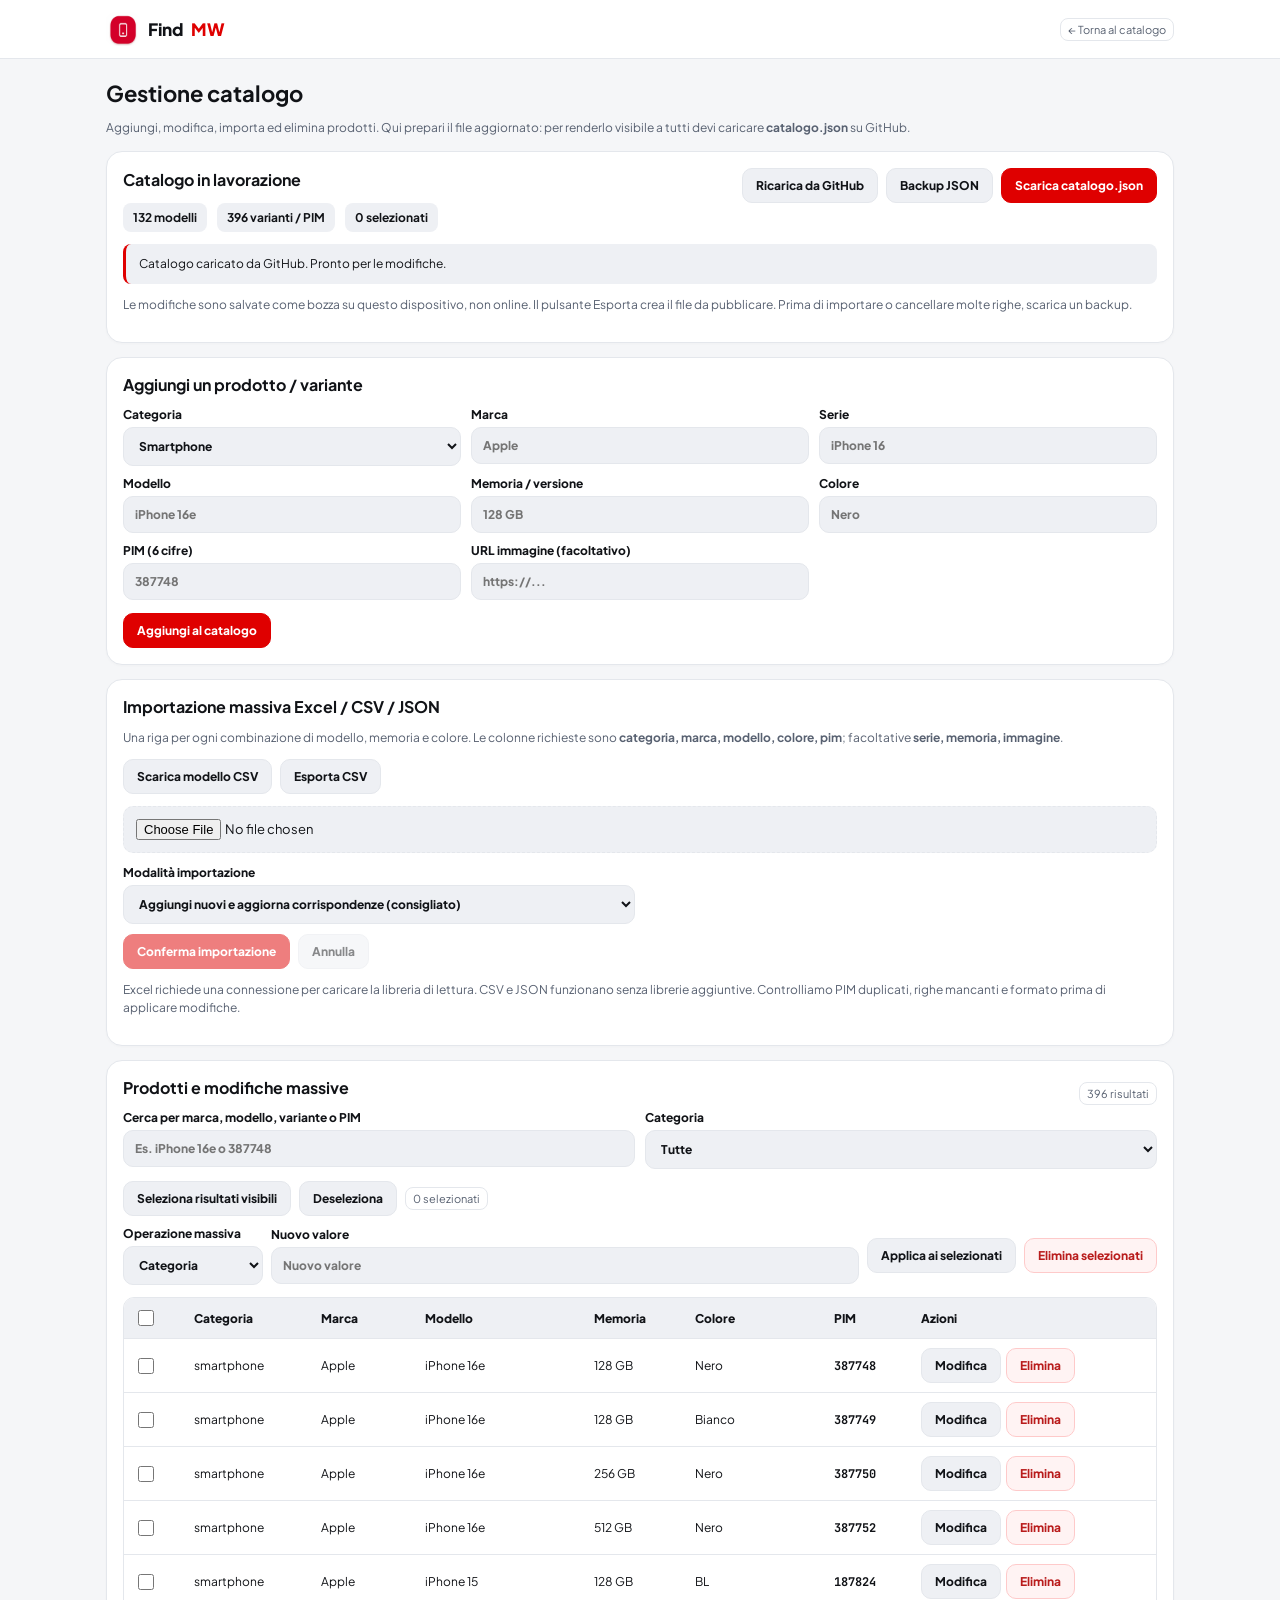
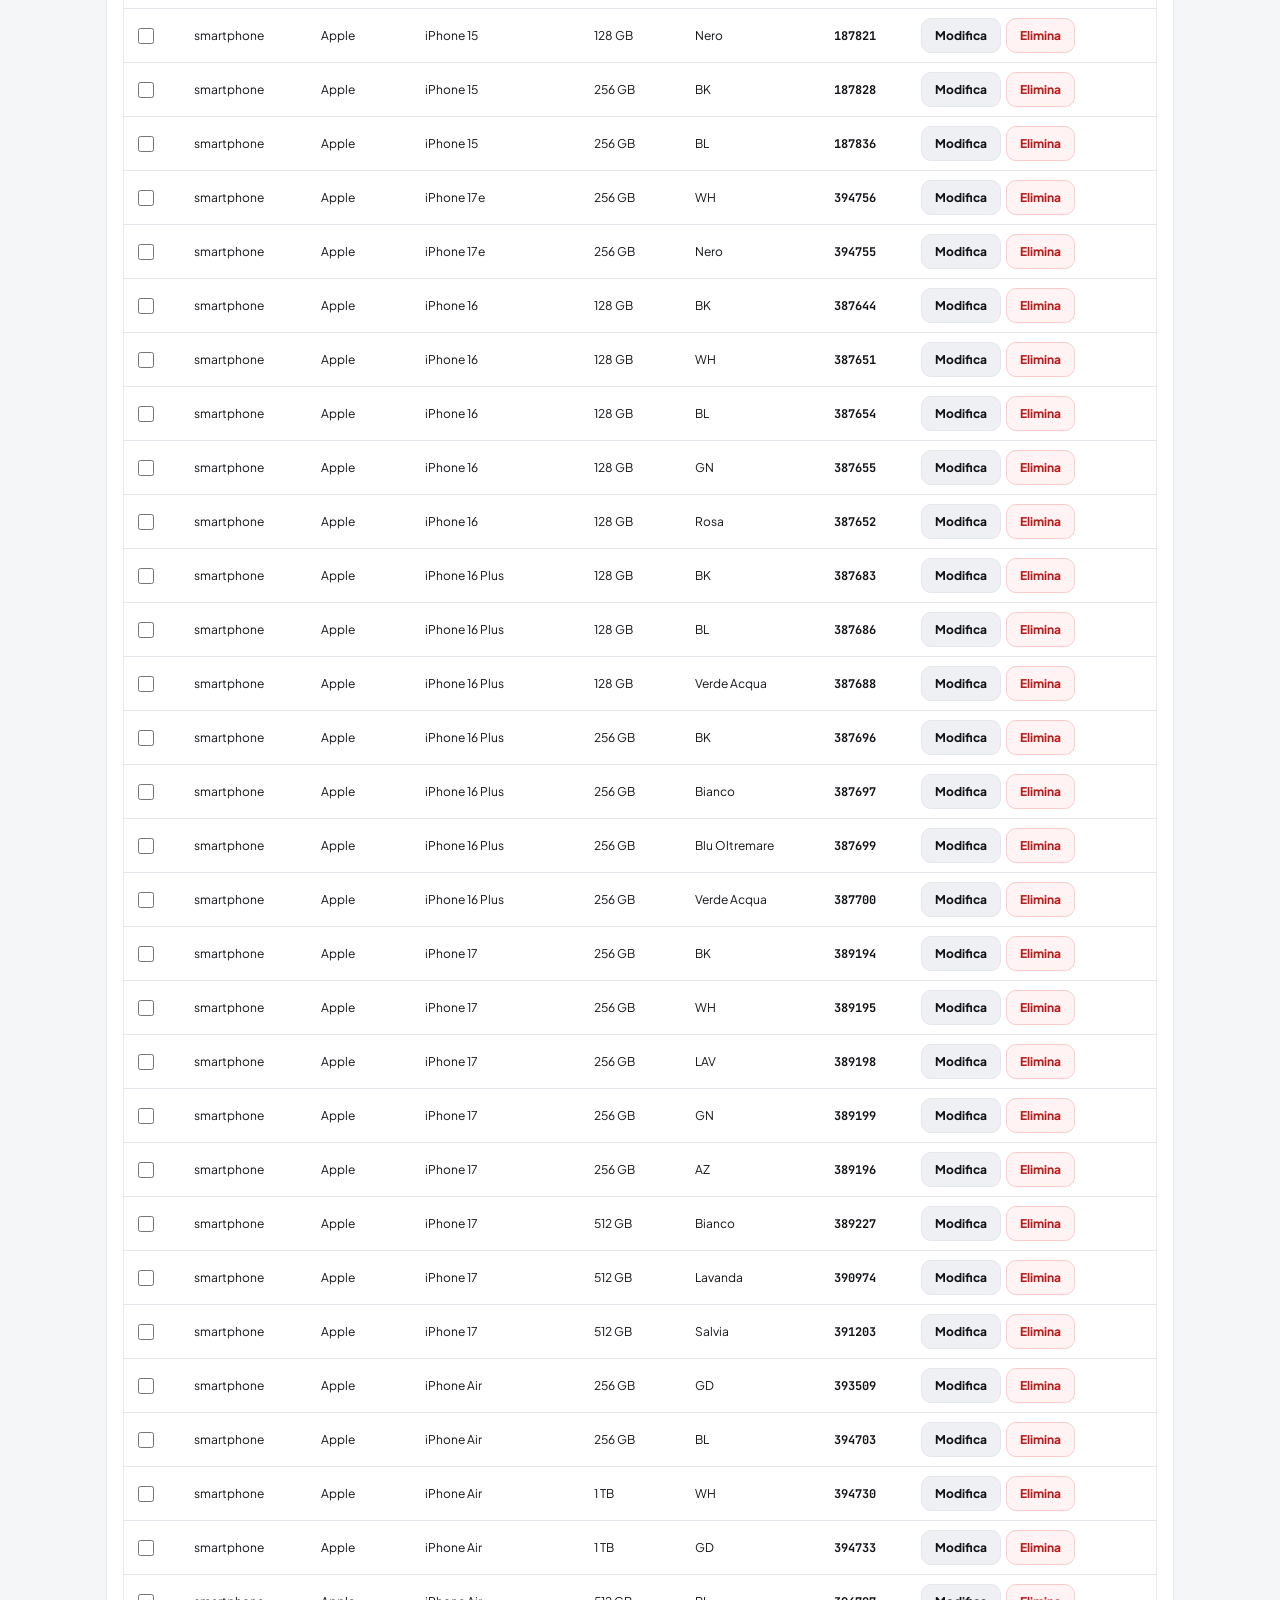
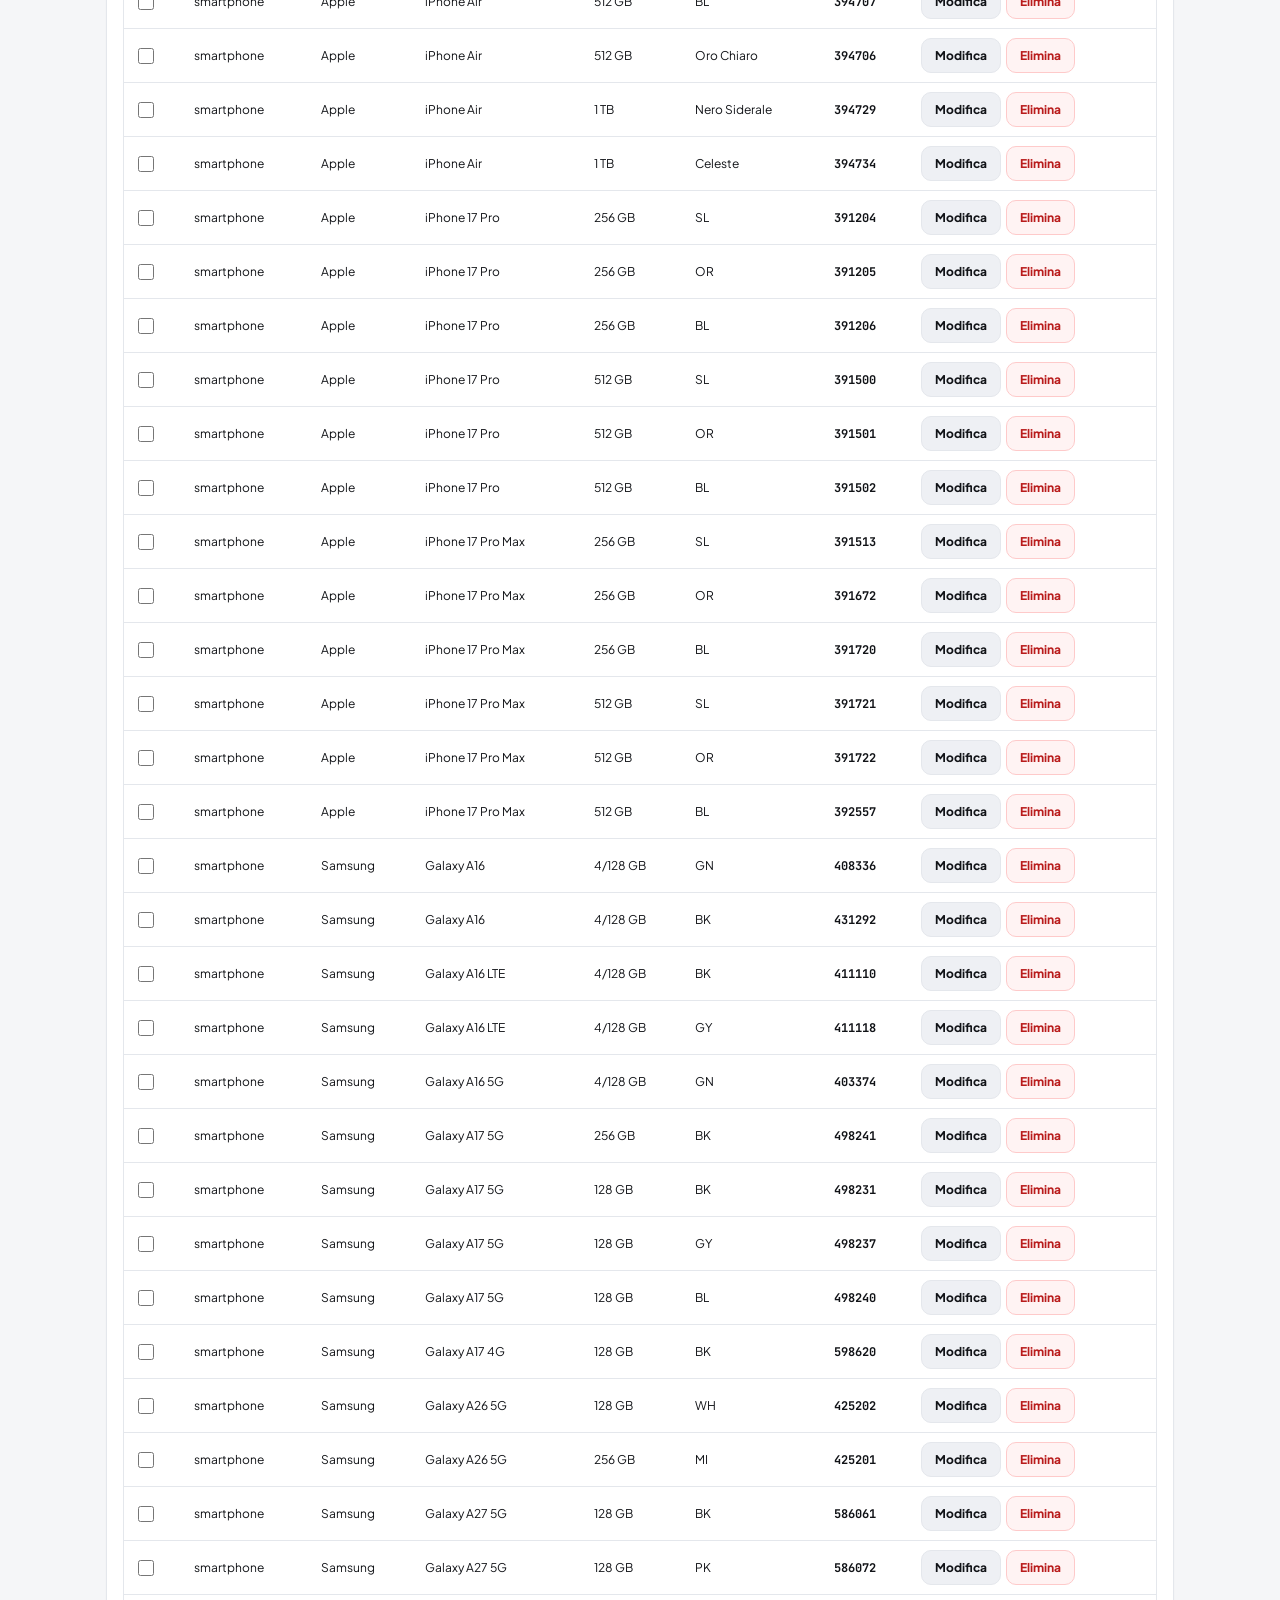
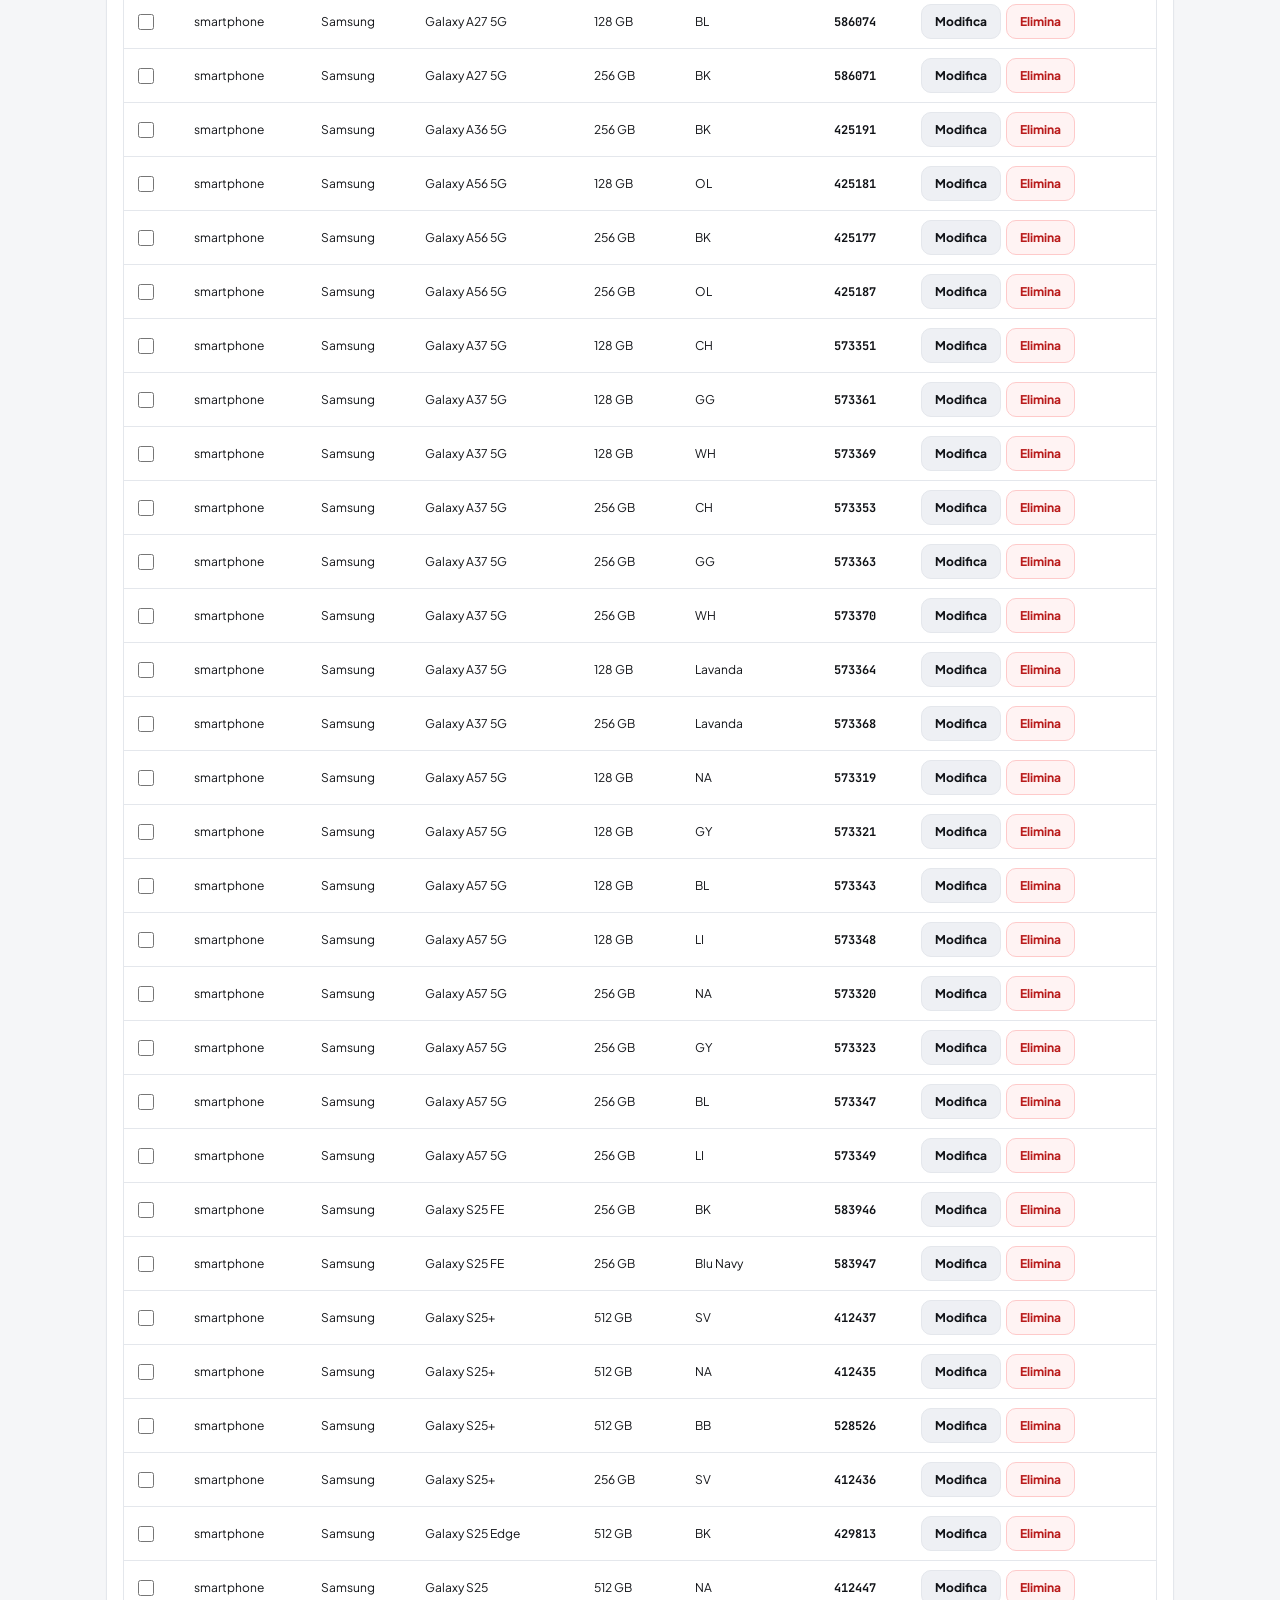
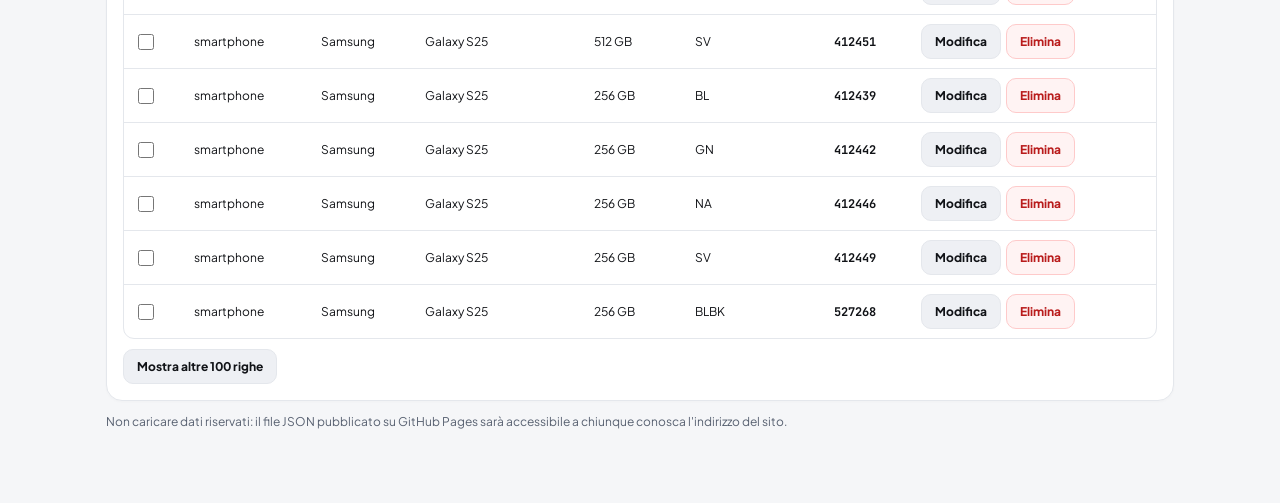
<file: admin/index.html>
<!doctype html>
<html lang="it" class="light">
<head>
<meta charset="utf-8"><meta name="viewport" content="width=device-width,initial-scale=1,maximum-scale=1,viewport-fit=cover,user-scalable=no">
<meta name="theme-color" content="#DF0000"><title>Gestione catalogo · FindMW</title>
<link rel="manifest" href="../manifest.json"><link rel="icon" href="../assets/icons/icon-192.png">
<link rel="apple-touch-icon" href="../assets/icons/icon-192.png">
<link rel="preconnect" href="https://fonts.googleapis.com"><link rel="preconnect" href="https://fonts.gstatic.com" crossorigin>
<link href="https://fonts.googleapis.com/css2?family=JetBrains+Mono:wght@500;600;700&family=Plus+Jakarta+Sans:wght@400;500;600;700;800&display=swap" rel="stylesheet">
<style>
:root{--bg:#F5F6F8;--card:#fff;--muted:#586171;--ink:#111317;--line:#E4E7EC;--soft:#EEF0F4;--red:#DF0000;--error:#B91C1C}
*{box-sizing:border-box}html{touch-action:manipulation}body{font-family:'Plus Jakarta Sans',system-ui,sans-serif;background:var(--bg);color:var(--ink);margin:0;-webkit-text-size-adjust:100%}
button,input,select{font:inherit}button{cursor:pointer}a{color:inherit;text-decoration:none}
header{background:var(--card);border-bottom:1px solid var(--line);position:sticky;top:0;z-index:10}
.nav{max-width:1100px;margin:auto;padding:12px 16px;display:flex;align-items:center;justify-content:space-between;gap:12px}
.brand{display:flex;gap:8px;align-items:center;font-weight:800;font-size:17px}.brand img{width:34px;height:34px;border-radius:10px}
.brand span{color:var(--red)}main{max-width:1100px;margin:auto;padding:20px 16px 60px}
h1{font-size:22px;margin:0 0 8px}h2{font-size:16px;margin:0 0 12px}p{line-height:1.5}.muted{color:var(--muted)}.small{font-size:12px}.hint{font-size:12px;color:var(--muted)}
.card{background:var(--card);border:1px solid var(--line);border-radius:16px;padding:16px;margin-top:14px;box-shadow:0 1px 3px #00000006}
.grid{display:grid;grid-template-columns:repeat(3,1fr);gap:10px}.grid-2{display:grid;grid-template-columns:repeat(2,1fr);gap:10px}
label{display:flex;flex-direction:column;gap:5px;font-size:12px;font-weight:750}input,select{width:100%;border:1px solid var(--line);border-radius:10px;padding:10px 11px;background:var(--soft);color:var(--ink);min-width:0}input:focus,select:focus{outline:2px solid #DF000038;border-color:var(--red)}
input[type=checkbox]{width:16px;height:16px;accent-color:var(--red)}button{border:1px solid var(--line);border-radius:10px;background:var(--soft);color:var(--ink);padding:9px 13px;font-weight:750;font-size:12px}button:disabled{opacity:.5;cursor:not-allowed}
.primary{background:var(--red);color:#fff;border-color:var(--red)}.danger{color:#B91C1C;border-color:#FECACA;background:#FFF3F3}.toolbar{display:flex;gap:8px;flex-wrap:wrap;align-items:center}.toolbar>*{flex-shrink:0}
.count{display:flex;gap:10px;flex-wrap:wrap}.count span{background:var(--soft);border-radius:8px;padding:7px 10px;font-weight:700;font-size:12px}
.table-wrap{overflow-x:auto;border:1px solid var(--line);border-radius:11px;margin-top:12px}table{border-collapse:collapse;min-width:820px;width:100%;font-size:12px}th,td{padding:9px 10px;text-align:left;border-bottom:1px solid var(--line)}th{background:var(--soft);font-weight:800}tr:last-child td{border-bottom:0}tr:hover td{background:#F9FAFB}.pim{font-family:'JetBrains Mono',monospace;font-weight:700}td .actions{display:flex;gap:5px}
.status{border-left:3px solid var(--red);background:var(--soft);padding:11px 13px;font-size:12px;border-radius:8px;margin-top:12px;white-space:pre-wrap;line-height:1.5}
.status.error{border-left-color:var(--error);color:var(--error)}.hidden{display:none!important}.row{display:flex;justify-content:space-between;align-items:center;gap:10px;flex-wrap:wrap}.pill{display:inline-block;font-size:11px;color:var(--muted);border:1px solid var(--line);padding:4px 7px;border-radius:8px}
.file{padding:12px;border:1px dashed var(--line);border-radius:10px;background:var(--soft);font-size:13px}hr{border:0;border-top:1px solid var(--line);margin:17px 0}
@media(max-width:690px){main{padding:14px 12px 48px}.card{padding:12px}.grid,.grid-2{grid-template-columns:repeat(2,minmax(0,1fr))}.grid .wide,.grid-2 .wide{grid-column:1/-1}h1{font-size:19px}button{padding:9px}table{min-width:760px}}
</style>
</head>
<body>
<header><div class="nav"><a class="brand" href="../"><img src="../assets/icons/icon-192.png" alt="FindMW">Find<span>MW</span></a><a class="pill" href="../">← Torna al catalogo</a></div></header>
<main>
<h1>Gestione catalogo</h1><p class="muted small">Aggiungi, modifica, importa ed elimina prodotti. Qui prepari il file aggiornato: per renderlo visibile a tutti devi caricare <b>catalogo.json</b> su GitHub.</p>
<section class="card"><div class="row"><h2>Catalogo in lavorazione</h2><div class="toolbar"><button id="reload" title="Riparte dal catalogo pubblicato, eliminando le modifiche locali">Ricarica da GitHub</button><button id="backup">Backup JSON</button><button class="primary" id="export">Scarica catalogo.json</button></div></div><div class="count" id="counts"></div><div id="status" class="status" role="status">Caricamento catalogo in corso…</div><p class="hint">Le modifiche sono salvate come bozza su questo dispositivo, non online. Il pulsante Esporta crea il file da pubblicare. Prima di importare o cancellare molte righe, scarica un backup.</p></section>
<section class="card"><h2 id="form-title">Aggiungi un prodotto / variante</h2>
<form id="product-form"><div class="grid">
<label>Categoria<select name="category" required><option value="smartphone">Smartphone</option><option value="smartwatch">Smartwatch</option><option value="ring">Ring</option></select></label>
<label>Marca<input name="brand" required placeholder="Apple"></label><label>Serie<input name="series" placeholder="iPhone 16"></label>
<label>Modello<input name="model" required placeholder="iPhone 16e"></label><label>Memoria / versione<input name="storage" placeholder="128 GB"></label><label>Colore<input name="color" required placeholder="Nero"></label>
<label>PIM (6 cifre)<input name="pim" required inputmode="numeric" pattern="[0-9]{6}" maxlength="6" placeholder="387748"></label><label class="wide">URL immagine (facoltativo)<input name="image" type="url" placeholder="https://..."></label>
</div><div class="toolbar" style="margin-top:13px"><button class="primary" type="submit" id="save-row">Aggiungi al catalogo</button><button type="button" id="cancel-edit" class="hidden">Annulla modifica</button></div></form></section>
<section class="card"><h2>Importazione massiva Excel / CSV / JSON</h2><p class="small muted">Una riga per ogni combinazione di modello, memoria e colore. Le colonne richieste sono <b>categoria, marca, modello, colore, pim</b>; facoltative <b>serie, memoria, immagine</b>.</p>
<div class="toolbar"><button id="template">Scarica modello CSV</button><button id="download-current-csv">Esporta CSV</button></div>
<div style="margin-top:12px"><input class="file" id="import-file" type="file" accept=".csv,.xlsx,.xls,.json" aria-label="Carica file CSV, Excel o JSON"></div>
<div class="grid-2" style="margin-top:12px"><label class="wide">Modalità importazione<select id="import-mode"><option value="merge">Aggiungi nuovi e aggiorna corrispondenze (consigliato)</option><option value="replace">Sostituisci l'intero catalogo</option></select></label></div>
<div id="import-preview" class="status hidden"></div><div class="toolbar" style="margin-top:10px"><button id="apply-import" class="primary" disabled>Conferma importazione</button><button id="cancel-import" disabled>Annulla</button></div><p class="hint">Excel richiede una connessione per caricare la libreria di lettura. CSV e JSON funzionano senza librerie aggiuntive. Controlliamo PIM duplicati, righe mancanti e formato prima di applicare modifiche.</p>
</section>
<section class="card"><div class="row"><h2>Prodotti e modifiche massive</h2><span class="pill" id="visible-count">0 righe</span></div>
<div class="grid-2"><label class="wide">Cerca per marca, modello, variante o PIM<input id="filter" placeholder="Es. iPhone 16e o 387748"></label><label>Categoria<select id="filter-category"><option value="">Tutte</option><option value="smartphone">Smartphone</option><option value="smartwatch">Smartwatch</option><option value="ring">Ring</option></select></label></div>
<div class="toolbar" style="margin-top:12px"><button id="select-visible">Seleziona risultati visibili</button><button id="clear-selection">Deseleziona</button><span id="selected-count" class="pill">0 selezionati</span></div>
<div class="toolbar" style="margin-top:10px"><label style="min-width:140px">Operazione massiva<select id="bulk-field"><option value="category">Categoria</option><option value="brand">Marca</option><option value="series">Serie</option><option value="model">Modello</option><option value="storage">Memoria</option><option value="color">Colore</option></select></label><label style="flex:1;min-width:120px">Nuovo valore<input id="bulk-value" placeholder="Nuovo valore"></label><button id="bulk-apply">Applica ai selezionati</button><button class="danger" id="bulk-delete">Elimina selezionati</button></div>
<div class="table-wrap"><table><thead><tr><th><input id="toggle-page" type="checkbox" aria-label="Seleziona righe visibili"></th><th>Categoria</th><th>Marca</th><th>Modello</th><th>Memoria</th><th>Colore</th><th>PIM</th><th>Azioni</th></tr></thead><tbody id="rows"></tbody></table></div><div class="toolbar" style="margin-top:10px"><button id="more">Mostra altre 100 righe</button></div>
</section>
<p class="small muted">Non caricare dati riservati: il file JSON pubblicato su GitHub Pages sarà accessibile a chiunque conosca l'indirizzo del sito.</p>
</main>
<!-- SheetJS used locally in browser for XLS/XLSX parsing only; not required for CSV/JSON -->
<script src="./manager.js" defer></script>
</body></html>
</file>
